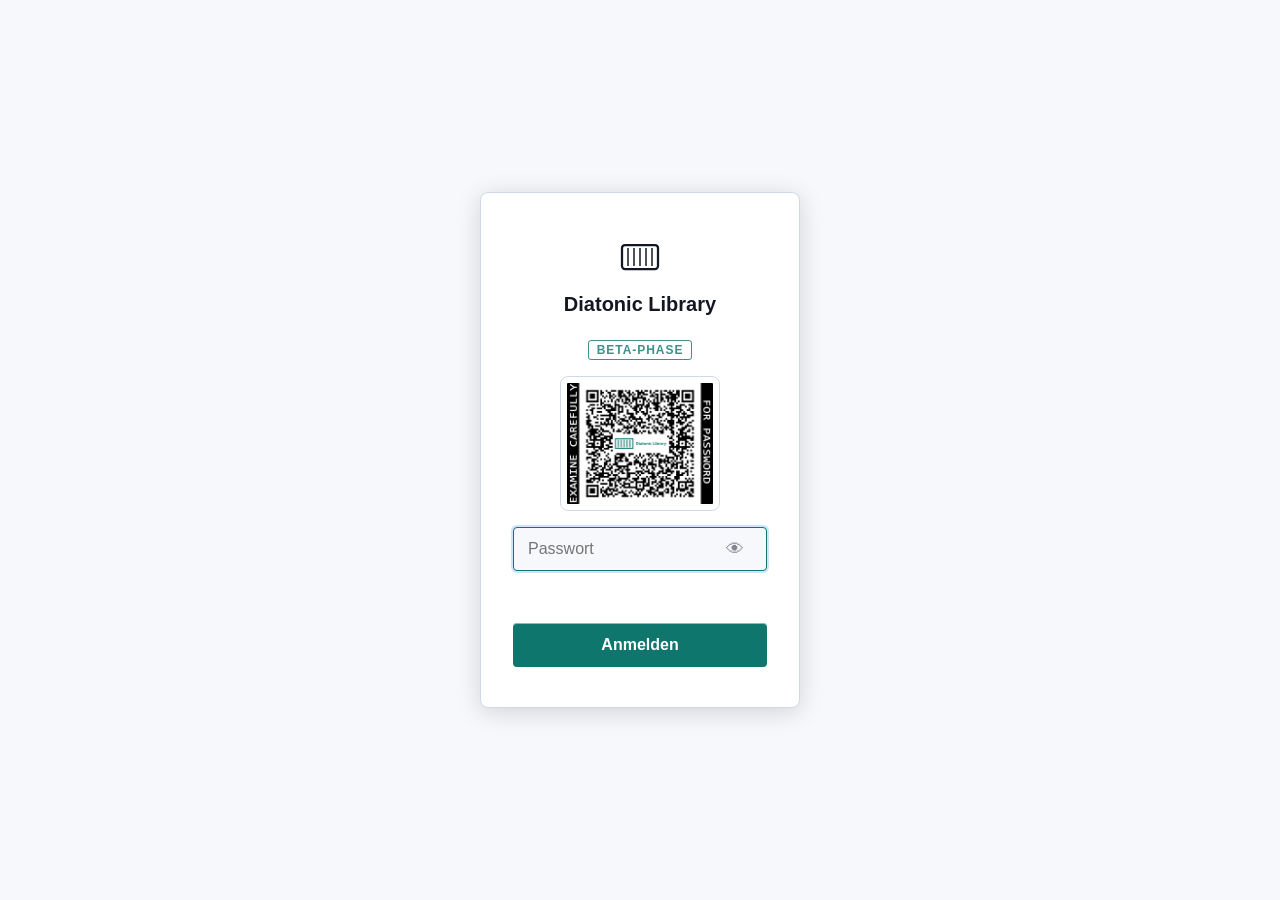
<file: src/index.html>
<!DOCTYPE html>
<html lang="en">
<head>
    <meta charset="UTF-8">
    <meta name="viewport" content="width=device-width, initial-scale=1.0">
    <title>Diatone Library</title>
    <link rel="icon" type="image/svg+xml" href="data:image/svg+xml,%3Csvg xmlns='http://www.w3.org/2000/svg' viewBox='0 0 32 32'%3E%3Crect x='4' y='8' width='24' height='16' rx='2' fill='none' stroke='%230f766e' stroke-width='1.8'/%3E%3Cline x1='8' y1='10' x2='8' y2='22' stroke='%230f766e' stroke-width='1'/%3E%3Cline x1='12' y1='10' x2='12' y2='22' stroke='%230f766e' stroke-width='1'/%3E%3Cline x1='16' y1='10' x2='16' y2='22' stroke='%230f766e' stroke-width='1'/%3E%3Cline x1='20' y1='10' x2='20' y2='22' stroke='%230f766e' stroke-width='1'/%3E%3Cline x1='24' y1='10' x2='24' y2='22' stroke='%230f766e' stroke-width='1'/%3E%3C/svg%3E">
    <link rel="stylesheet" href="css/style.css">
</head>
<body>
    <!-- Login Screen -->
    <div id="login-screen" class="login-screen">
        <div class="login-box">
            <div class="login-logo">
                <svg width="48" height="48" viewBox="0 0 32 32">
                    <rect x="4" y="8" width="24" height="16" rx="2" fill="none" stroke="currentColor" stroke-width="1.5"/>
                    <line x1="8" y1="10" x2="8" y2="22" stroke="currentColor" stroke-width="1"/>
                    <line x1="12" y1="10" x2="12" y2="22" stroke="currentColor" stroke-width="1"/>
                    <line x1="16" y1="10" x2="16" y2="22" stroke="currentColor" stroke-width="1"/>
                    <line x1="20" y1="10" x2="20" y2="22" stroke="currentColor" stroke-width="1"/>
                    <line x1="24" y1="10" x2="24" y2="22" stroke="currentColor" stroke-width="1"/>
                </svg>
                <span>Diatonic Library</span>
            </div>
            <span class="login-beta">Beta-Phase</span>
            <img src="img/qr.png" alt="QR code for Diatone Library" class="login-qr">
            <div class="login-password-wrap">
                <input type="password" id="login-password" placeholder="Passwort" autocomplete="current-password">
                <button type="button" id="login-show-pw" title="Passwort anzeigen" tabindex="-1">👁</button>
            </div>
            <div id="login-error" class="login-error"></div>
            <button id="login-btn">Anmelden</button>
        </div>
    </div>

    <div id="app" style="display:none;">
        <header id="header">
            <div id="logo" class="logo">
                <svg width="32" height="32" viewBox="0 0 32 32" style="margin-right: 12px;">
                    <rect x="4" y="8" width="24" height="16" rx="2" fill="none" stroke="currentColor" stroke-width="1.5"/>
                    <line x1="8" y1="10" x2="8" y2="22" stroke="currentColor" stroke-width="1"/>
                    <line x1="12" y1="10" x2="12" y2="22" stroke="currentColor" stroke-width="1"/>
                    <line x1="16" y1="10" x2="16" y2="22" stroke="currentColor" stroke-width="1"/>
                    <line x1="20" y1="10" x2="20" y2="22" stroke="currentColor" stroke-width="1"/>
                    <line x1="24" y1="10" x2="24" y2="22" stroke="currentColor" stroke-width="1"/>
                </svg>
                <span>Diatonic<br>Library</span>
            </div>

            <div id="song-selector">
                <select id="category-dropdown">
                    <option value="" disabled selected></option>
                </select>
                <select id="songs-dropdown" disabled>
                    <option value="" disabled selected></option>
                </select>
            </div>

            <div id="playback-controls" class="button-group">
                <button id="play-btn">▶</button>
                <button id="pause-btn" style="display: none;">⏸</button>
                <button id="stop-btn" style="display: none;">⏹</button>
            </div>

            <div class="spacer"></div>

            <div id="zoom-controls" class="button-group zoom-buttons">
                <button id="zoom-out-btn">🔍−</button>
                <button id="zoom-in-btn">🔍+</button>
            </div>

            <button id="fullscreen-btn" class="menu-button" title="Fullscreen">⛶</button>
            <button id="menu-btn" class="menu-button">☰</button>
        </header>

        <div id="menu-overlay" class="menu-overlay" style="display: none;"></div>

        <div id="hardreset-dialog" class="confirm-dialog" style="display: none;">
            <div class="confirm-dialog-card">
                <p id="hardreset-dialog-text"></p>
                <div class="confirm-dialog-actions">
                    <button id="hardreset-cancel-btn" type="button"></button>
                    <button id="hardreset-confirm-btn" type="button"></button>
                </div>
            </div>
        </div>

        <nav id="hamburger-menu" class="menu hamburger-menu" style="display: none;">
            <div class="menu-content">
                <div class="hamburger-icon-row">
                    <button type="button" id="hamburger-language-btn" class="menu-icon-btn" title="Language" aria-label="Language"></button>
                    <button type="button" id="hamburger-theme-btn" class="menu-icon-btn" title="Theme" aria-label="Theme"></button>
                    <button type="button" id="hamburger-notes-btn" class="menu-icon-btn" title="Notes" aria-label="Notes"></button>
                    <button type="button" id="hamburger-hard-reload-btn" class="menu-icon-btn" title="Hard reload" aria-label="Hard reload"></button>
                    <button type="button" id="hamburger-help-btn" class="menu-icon-btn" aria-label="Help" title="Help"></button>
                </div>

                <div class="menu-divider"></div>

                <div class="hamburger-rating-header">
                    <h3 id="hamburger-rating-heading"></h3>
                    <div class="hamburger-rating-actions">
                        <button id="hamburger-youtube-btn" class="menu-icon-btn menu-square-btn"></button>
                        <button id="hamburger-export-song-btn" class="menu-icon-btn menu-square-btn"></button>
                        <button id="hamburger-inventory-btn" class="menu-icon-btn menu-square-btn"></button>
                        <button id="hamburger-generator-btn" class="menu-icon-btn menu-square-btn"></button>
                    </div>
                </div>

                <div class="rating-section">
                    <div id="hamburger-rating-stars" class="rating-stars"></div>
                </div>

                <div class="play-count-section">
                    <p id="hamburger-play-count"></p>
                </div>

                <div class="menu-divider"></div>
            </div>
        </nav>

        <main id="main-content">
            <div class="welcome-container" id="welcome-view">
                <h1></h1>
                <p></p>
            </div>
            <div id="tablature-view" class="tablature-view" style="display: none;">
                <div id="tablature-container" class="tablature-container"></div>
            </div>
            <div id="inventory-view" class="inventory-view" style="display: none;">
                <div class="inventory-controls">
                    <button id="filter-all" class="active"></button>
                    <button id="filter-rated"></button>
                    <button id="filter-mostplayed"></button>
                </div>
                <div id="inventory-container" class="inventory-container"></div>
            </div>
            <div id="generator-view" class="generator-view" style="display: none;">
                <div id="generator-container"></div>
            </div>
            <div id="help-view" class="help-view" style="display: none;">
                <div class="help-header">
                    <button id="help-back-btn" class="menu-item"></button>
                </div>
                <div id="help-container" class="help-container"></div>
            </div>
        </main>
    </div>

    <!-- Auth (muss als erstes geladen werden) -->
    <script src="js/core/auth.js"></script>

    <!-- Core Basis-Module (keine Abhängigkeiten) -->
    <script src="js/core/loader.js"></script>
    <script src="js/core/data.js"></script>
    <script src="js/core/audio.js"></script>
    <script src="js/core/metrics.js"></script>
    <script src="js/core/i18n.js"></script>

    <!-- State Management (hängt von data ab) -->
    <script src="js/core/state.js"></script>

    <!-- UI Base (hängt von state und data ab) -->
    <script src="js/ui/ui.js"></script>

    <!-- UI Controls (hängt von state und ui ab) -->
    <script src="js/ui/controls.js"></script>
    <script src="js/ui/inventory.js"></script>
    <script src="js/ui/menus.js"></script>
    <script src="js/ui/generator.js"></script>
    <script src="js/ui/help.js"></script>

    <!-- Playback (hängt von audio, state, ui ab) -->
    <script src="js/playback.js"></script>

    <!-- Navigation (hängt von state, playback, ui, data ab) -->
    <script src="js/ui/navigation.js"></script>

    <!-- Events & Init (hängt von allen anderen ab) -->
    <script src="js/events.js"></script>
</body>
</html>
</file>
<file: src/css/style.css>
:root {
    --bg-color: #ffffff;
    --text-color: #1a1a1a;
    --accent-color: #007bff;
    --border-color: #e0e0e0;
    --button-bg: #f5f5f5;
    --button-hover: #e8e8e8;
}

body.dark-theme {
    --bg-color: #1a1a1a;
    --text-color: #f0f0f0;
    --accent-color: #4da6ff;
    --border-color: #404040;
    --button-bg: #2a2a2a;
    --button-hover: #3a3a3a;
}

/* Login Screen */

.login-screen {
    position: fixed;
    inset: 0;
    display: flex;
    align-items: center;
    justify-content: center;
    background-color: var(--bg-color);
    z-index: 9999;
}

.login-box {
    display: flex;
    flex-direction: column;
    align-items: center;
    gap: 16px;
    padding: 40px 32px;
    background-color: var(--button-bg);
    border: 1px solid var(--border-color);
    border-radius: 8px;
    box-shadow: 0 4px 24px rgba(0, 0, 0, 0.15);
    width: 320px;
    max-width: 90vw;
}

.login-beta {
    font-size: 12px;
    font-weight: 600;
    letter-spacing: 0.08em;
    text-transform: uppercase;
    color: var(--accent-color);
    border: 1px solid var(--accent-color);
    border-radius: 3px;
    padding: 2px 8px;
    opacity: 0.8;
}

.login-logo {
    display: flex;
    flex-direction: column;
    align-items: center;
    gap: 12px;
    font-size: 20px;
    font-weight: 600;
    color: var(--text-color);
    margin-bottom: 8px;
}

.login-qr {
    width: 160px;
    max-width: 70%;
    height: auto;
    border: 1px solid var(--border-color);
    border-radius: 8px;
    padding: 6px;
    background-color: #ffffff;
}

.login-password-wrap {
    position: relative;
    width: 100%;
}

#login-password {
    width: 100%;
    padding: 10px 42px 10px 14px;
    font-size: 16px;
    border: 1px solid var(--border-color);
    border-radius: 4px;
    background-color: var(--bg-color);
    color: var(--text-color);
    outline: none;
    min-height: 44px;
}

#login-password:focus {
    border-color: var(--accent-color);
    box-shadow: 0 0 0 2px rgba(0, 123, 255, 0.2);
}

#login-show-pw {
    position: absolute;
    right: 10px;
    top: 50%;
    transform: translateY(-50%);
    background: none;
    border: none;
    cursor: pointer;
    padding: 4px;
    min-height: 0;
    line-height: 1;
    color: var(--text-color);
    opacity: 0.5;
    font-size: 18px;
}

#login-show-pw:hover {
    opacity: 1;
}

#login-btn {
    width: 100%;
    padding: 10px;
    font-size: 16px;
    font-weight: 600;
    background-color: var(--accent-color);
    color: #fff;
    border: none;
    border-radius: 4px;
    cursor: pointer;
    min-height: 44px;
    transition: opacity 0.15s;
}

#login-btn:hover {
    opacity: 0.88;
}

.login-error {
    min-height: 20px;
    font-size: 14px;
    color: #e53e3e;
    text-align: center;
}

/* ── ── ── ── ── ── ── ── ── */

*, *::before, *::after {
    box-sizing: border-box;
}

html, body {
    margin: 0;
    padding: 0;
    height: 100%;
    width: 100%;
    font-family: -apple-system, BlinkMacSystemFont, 'Segoe UI', Roboto, sans-serif;
    background-color: var(--bg-color);
    color: var(--text-color);
    transition: background-color 0.3s ease, color 0.3s ease;
}

#app {
    display: flex;
    flex-direction: column;
    height: 100%;
    width: 100%;
}

#header {
    flex-shrink: 0;
    background-color: var(--button-bg);
    border-bottom: 1px solid var(--border-color);
    display: flex;
    align-items: center;
    padding: 8px 12px;
    gap: 12px;
    overflow-x: auto;
    position: relative;
    z-index: 100;
}

.logo {
    display: flex;
    align-items: center;
    gap: 8px;
    color: var(--accent-color);
    font-weight: 700;
    font-size: 11px;
    line-height: 1.2;
    white-space: nowrap;
    flex-shrink: 0;
}

.logo svg {
    color: var(--accent-color);
    stroke: var(--accent-color);
}

#main-content {
    flex: 1;
    display: flex;
    align-items: center;
    justify-content: center;
    padding: 24px;
    overflow-y: auto;
}

.welcome-container {
    text-align: center;
    max-width: 600px;
}

.welcome-container h1 {
    font-size: clamp(28px, 8vw, 48px);
    margin: 0 0 16px 0;
    font-weight: 700;
    color: var(--accent-color);
}

.welcome-container p {
    font-size: clamp(16px, 4vw, 24px);
    margin: 0;
    line-height: 1.5;
}

select, button {
    padding: 8px 12px;
    border: 1px solid var(--border-color);
    border-radius: 4px;
    background-color: var(--button-bg);
    color: var(--text-color);
    font-size: 14px;
    cursor: pointer;
    min-height: 44px;
    min-width: 44px;
    transition: background-color 0.2s ease;
}

button:hover, select:hover {
    background-color: var(--button-hover);
}

.button-group {
    display: flex;
    gap: 4px;
}

.spacer {
    flex: 1;
}

.tablature-view {
    width: 100%;
    height: 100%;
    display: flex;
    flex-direction: column;
    align-items: center;
    justify-content: flex-start;
    overflow-y: auto;
    padding-top: 24px;
}

.tablature-container {
    display: flex;
    flex-wrap: wrap;
    gap: 8px;
    justify-content: center;
    align-items: center;
    padding: 0 24px 24px 24px;
    max-width: 90vw;
    width: 100%;
}

.note {
    display: inline-flex;
    align-items: center;
    justify-content: center;
    font-weight: 600;
    font-family: 'Courier New', monospace;
    font-size: 40px;
    color: var(--accent-color);
    min-width: 32px;
    min-height: 32px;
    padding: 2px 4px;
    transform-origin: center center;
    cursor: pointer;
    border-radius: 4px;
    transition: all 0.1s ease;
}

.note:hover {
    transform: scale(1.1);
    background-color: rgba(0, 123, 255, 0.1);
}

.note.active {
    background-color: var(--accent-color);
    color: var(--bg-color);
    box-shadow: 0 0 10px var(--accent-color);
    transform: scale(1.2);
}

.note.bend {
    /* Bending-Markierung entfernt - wird über inner span gehandhabt */
}

.inventory-view {
    width: 100%;
    height: 100%;
    display: flex;
    flex-direction: column;
    overflow-y: auto;
    padding-top: 16px;
}

.inventory-controls {
    display: flex;
    gap: 8px;
    justify-content: center;
    padding: 0 24px 16px 24px;
    flex-wrap: wrap;
}

.inventory-controls button {
    padding: 8px 16px;
    background-color: var(--button-bg);
    color: var(--text-color);
    border: 1px solid var(--border-color);
    border-radius: 4px;
    cursor: pointer;
    transition: all 0.2s ease;
}

.inventory-controls button:hover {
    background-color: var(--button-hover);
}

.inventory-controls button.active {
    background-color: var(--accent-color);
    color: var(--bg-color);
    border-color: var(--accent-color);
}

.inventory-container {
    display: flex;
    flex-direction: column;
    gap: 12px;
    padding: 0 24px 24px 24px;
    width: 100%;
}

.inventory-song-item {
    display: flex;
    justify-content: space-between;
    align-items: center;
    padding: 16px;
    background-color: var(--button-bg);
    border: 1px solid var(--border-color);
    border-radius: 4px;
    cursor: pointer;
    transition: all 0.2s ease;
}

.inventory-song-item:hover {
    background-color: var(--button-hover);
    transform: translateX(4px);
    box-shadow: 0 2px 8px rgba(0, 0, 0, 0.1);
}

.song-info {
    flex: 1;
}

.song-title {
    font-weight: 600;
    font-size: 16px;
    color: var(--text-color);
    margin-bottom: 4px;
}

.song-artist {
    font-size: 14px;
    color: var(--text-color);
    opacity: 0.7;
}

.song-stats {
    display: flex;
    gap: 16px;
    align-items: center;
    margin-left: 16px;
}

.play-count {
    display: inline-block;
    background-color: var(--accent-color);
    color: var(--bg-color);
    padding: 4px 12px;
    border-radius: 12px;
    font-size: 13px;
    font-weight: 600;
    white-space: nowrap;
}

.rating-stars {
    display: flex;
    gap: 4px;
    cursor: pointer;
}

.rating-stars .star {
    font-size: 20px;
    color: var(--border-color);
    transition: all 0.15s ease;
    cursor: pointer;
}

.rating-stars .star:hover {
    transform: scale(1.2);
    color: var(--accent-color);
}

.rating-stars .star.filled {
    color: var(--accent-color);
}

@media (max-width: 768px) {
    .inventory-song-item {
        flex-direction: column;
        align-items: flex-start;
    }

    .song-stats {
        margin-left: 0;
        margin-top: 12px;
        width: 100%;
        justify-content: space-between;
    }
}

/* Song Selector */

#song-selector {
    position: relative;
    flex-shrink: 0;
}

.song-selector-btn {
    min-height: 44px;
    min-width: 160px;
    max-width: 260px;
    text-align: left;
    overflow: hidden;
    text-overflow: ellipsis;
    white-space: nowrap;
    padding: 8px 28px 8px 12px;
    position: relative;
}

.song-selector-btn::after {
    content: '▾';
    position: absolute;
    right: 10px;
    top: 50%;
    transform: translateY(-50%);
    pointer-events: none;
    font-size: 12px;
}

.song-selector-panel {
    position: fixed;
    min-width: 280px;
    max-width: 360px;
    max-height: 70vh;
    overflow-y: auto;
    background-color: var(--button-bg);
    border: 1px solid var(--border-color);
    border-radius: 4px;
    box-shadow: 0 4px 16px rgba(0, 0, 0, 0.2);
    z-index: 300;
}

.song-selector-back {
    display: flex;
    align-items: center;
    gap: 8px;
    padding: 10px 14px;
    font-size: 13px;
    font-weight: 600;
    color: var(--accent-color);
    cursor: pointer;
    border-bottom: 1px solid var(--border-color);
    background: none;
    border-top: none;
    border-left: none;
    border-right: none;
    border-radius: 0;
    width: 100%;
    text-align: left;
    min-height: 0;
}

.song-selector-back:hover {
    background-color: var(--button-hover);
}

.song-selector-category {
    display: flex;
    align-items: center;
    justify-content: space-between;
    width: 100%;
    padding: 12px 14px;
    font-size: 14px;
    font-weight: 600;
    cursor: pointer;
    background: none;
    border: none;
    border-bottom: 1px solid var(--border-color);
    border-radius: 0;
    text-align: left;
    min-height: 0;
    color: var(--text-color);
}

.song-selector-category::after {
    content: '›';
    font-size: 16px;
    color: var(--accent-color);
    flex-shrink: 0;
}

.song-selector-category:last-child {
    border-bottom: none;
}

.song-selector-category:hover {
    background-color: var(--button-hover);
}

.song-selector-item {
    display: block;
    width: 100%;
    padding: 10px 14px;
    font-size: 14px;
    cursor: pointer;
    background: none;
    border: none;
    border-bottom: 1px solid var(--border-color);
    border-radius: 0;
    text-align: left;
    min-height: 0;
    color: var(--text-color);
}

.song-selector-item:last-child {
    border-bottom: none;
}

.song-selector-item:hover {
    background-color: var(--button-hover);
}

.song-selector-item.active {
    color: var(--accent-color);
    font-weight: 600;
}

/* Menu Styles */

.menu-button {
    min-width: 44px;
    min-height: 44px;
    font-size: 20px;
}

.menu-overlay {
    position: fixed;
    top: 0;
    left: 0;
    right: 0;
    bottom: 0;
    background-color: rgba(0, 0, 0, 0.5);
    z-index: 200;
}

.confirm-dialog {
    position: fixed;
    inset: 0;
    z-index: 350;
    display: none;
    align-items: center;
    justify-content: center;
    padding: 16px;
    background-color: rgba(0, 0, 0, 0.5);
}

.confirm-dialog-card {
    width: min(92vw, 420px);
    background-color: var(--button-bg);
    border: 1px solid var(--border-color);
    border-radius: 12px;
    box-shadow: var(--shadow-strong);
    padding: 16px;
}

.confirm-dialog-card p {
    margin: 0 0 14px 0;
    line-height: 1.45;
}

.confirm-dialog-actions {
    display: flex;
    justify-content: flex-end;
    gap: 8px;
}

.menu {
    position: fixed;
    top: 60px;
    background-color: var(--button-bg);
    border: 1px solid var(--border-color);
    border-radius: 4px;
    z-index: 250;
    box-shadow: 0 4px 16px rgba(0, 0, 0, 0.2);
    max-height: calc(100vh - 80px);
    overflow-y: auto;
}

.hamburger-menu {
    right: 12px;
    width: min(92vw, 340px);
}

.menu-content {
    padding: 12px;
    color: var(--text-color);
}

.hamburger-icon-row {
    display: flex;
    align-items: center;
    justify-content: flex-start;
    gap: 8px;
    flex-wrap: wrap;
}

.menu-icon-btn {
    width: 44px;
    height: 44px;
    min-width: 44px;
    min-height: 44px;
    padding: 0;
    border-radius: 10px;
    display: inline-flex;
    align-items: center;
    justify-content: center;
    font-size: 20px;
    font-weight: 700;
    line-height: 1;
}

.menu-icon-btn svg {
    display: block;
    width: 22px;
    height: 22px;
}

.menu-icon-btn.is-active {
    background-color: var(--accent-color);
    color: var(--bg-color);
    border-color: var(--accent-color);
    box-shadow: 0 0 8px rgba(0, 123, 255, 0.3);
}

.hamburger-rating-header {
    display: flex;
    align-items: center;
    justify-content: space-between;
    gap: 12px;
    margin-bottom: 8px;
}

#hamburger-rating-heading {
    margin: 0;
    border: none;
    padding: 0;
    font-size: 15px;
    font-weight: 600;
    line-height: 1.2;
    color: var(--text-color);
}

.hamburger-rating-actions {
    display: flex;
    align-items: center;
    gap: 8px;
    margin-left: auto;
}

.menu-square-btn {
    width: 44px;
    min-width: 44px;
    height: 44px;
    min-height: 44px;
    font-size: 18px;
}

.menu-content h3 {
    margin: 0 0 16px 0;
    font-size: 16px;
    font-weight: 600;
    border-bottom: 1px solid var(--border-color);
    padding-bottom: 12px;
}

#hamburger-settings-heading {
    margin-top: 14px;
}

.menu-help-btn {
    width: 34px;
    min-width: 34px;
    height: 34px;
    min-height: 34px;
    padding: 0;
    border-radius: 8px;
    display: inline-flex;
    align-items: center;
    justify-content: center;
    font-size: 18px;
    font-weight: 700;
}

.rating-section {
    margin-bottom: 12px;
}

#hamburger-rating-stars {
    display: flex;
    gap: 4px;
    flex-wrap: wrap;
}

#hamburger-rating-stars .star {
    font-size: 24px;
    color: var(--border-color);
    cursor: pointer;
    transition: all 0.15s ease;
}

#hamburger-rating-stars .star:hover {
    transform: scale(1.2);
    color: var(--accent-color);
}

#hamburger-rating-stars .star.filled {
    color: var(--accent-color);
}

.play-count-section {
    margin-bottom: 12px;
}

#hamburger-play-count {
    margin: 0;
    font-size: 14px;
    padding: 8px 12px;
    background-color: var(--button-hover);
    border-radius: 4px;
}

.menu-divider {
    height: 1px;
    background-color: var(--border-color);
    margin: 10px 0;
}

.menu-item {
    display: block;
    width: 100%;
    padding: 9px 0;
    background: none;
    border: none;
    border-bottom: 1px solid var(--border-color);
    text-align: left;
    color: var(--text-color);
    cursor: pointer;
    font-size: 13px;
    transition: all 0.2s ease;
}

.menu-item:hover {
    color: var(--accent-color);
    padding-left: 8px;
}

.menu-item:last-child {
    border-bottom: none;
}

.rating-display {
    display: flex;
    gap: 2px;
}

.rating-display .star {
    font-size: 16px;
    color: var(--border-color);
    cursor: default;
}

.rating-display .star.filled {
    color: var(--accent-color);
}

/* Help View */

.help-view {
    width: 100%;
    height: 100%;
    display: flex;
    flex-direction: column;
    overflow-y: auto;
    padding-top: 16px;
}

.help-header {
    display: flex;
    padding: 0 24px 16px 24px;
}

.help-header button {
    padding: 8px 16px;
    background-color: var(--button-bg);
    color: var(--text-color);
    border: 1px solid var(--border-color);
    border-radius: 4px;
    cursor: pointer;
    transition: all 0.2s ease;
}

.help-header button:hover {
    background-color: var(--button-hover);
}

.help-container {
    padding: 0 24px 24px 24px;
    max-width: 800px;
    margin: 0 auto;
}

.help-hero {
    margin-bottom: 16px;
    border-radius: 12px;
    overflow: hidden;
    border: 1px solid var(--border-color);
    background-color: var(--button-bg);
}

.help-hero-image {
    display: block;
    width: 100%;
    height: auto;
}

.help-section {
    margin-bottom: 32px;
}

.help-section h2 {
    font-size: 20px;
    font-weight: 600;
    color: var(--accent-color);
    margin-bottom: 12px;
}

.help-section p {
    font-size: 14px;
    line-height: 1.6;
    color: var(--text-color);
    margin: 0;
    padding: 12px;
    background-color: var(--button-bg);
    border-radius: 4px;
    border-left: 4px solid var(--accent-color);
}

.theme-toggle-group {
    display: flex;
    gap: 8px;
}

.theme-btn {
    padding: 4px 8px;
    background-color: var(--button-bg);
    color: var(--text-color);
    border: 1px solid var(--border-color);
    border-radius: 4px;
    cursor: pointer;
    transition: all 0.2s ease;
    display: flex;
    align-items: center;
    justify-content: center;
    width: 32px;
    height: 32px;
}

.theme-btn svg {
    width: 18px;
    height: 18px;
}

.theme-btn:hover {
    background-color: var(--button-hover);
}

.theme-btn.active {
    background-color: var(--accent-color);
    color: var(--bg-color);
    border-color: var(--accent-color);
    box-shadow: 0 0 8px rgba(0, 123, 255, 0.3);
}

/* Responsive redesign: mobile-first, orientation-aware, touch-optimized */

:root {
    --bg-color: #f6f8fc;
    --text-color: #121722;
    --accent-color: #0f766e;
    --border-color: #cfd9e8;
    --button-bg: #ffffff;
    --button-hover: #edf3fb;
    --header-bg: rgba(255, 255, 255, 0.92);
    --surface-elevated: rgba(255, 255, 255, 0.86);
    --shadow-strong: 0 10px 35px rgba(15, 23, 42, 0.12);
}

body.dark-theme {
    --bg-color: #0f141b;
    --text-color: #e8eef8;
    --accent-color: #22d3c5;
    --border-color: #2d3849;
    --button-bg: #161e2a;
    --button-hover: #202c3d;
    --header-bg: rgba(15, 20, 27, 0.9);
    --surface-elevated: rgba(22, 30, 42, 0.82);
    --shadow-strong: 0 12px 36px rgba(0, 0, 0, 0.4);
}

html,
body {
    font-family: 'Trebuchet MS', 'Segoe UI', 'Verdana', sans-serif;
    background:
        radial-gradient(1100px 600px at 8% -12%, rgba(16, 185, 129, 0.12), transparent 60%),
        radial-gradient(900px 500px at 95% 2%, rgba(14, 165, 233, 0.1), transparent 55%),
        var(--bg-color);
}

#header {
    position: sticky;
    top: 0;
    z-index: 100;
    background-color: var(--header-bg);
    backdrop-filter: blur(10px);
    border-bottom: 1px solid var(--border-color);
    box-shadow: 0 2px 8px rgba(15, 23, 42, 0.06);
    padding: 10px;
    gap: 8px;
    flex-wrap: wrap;
    overflow-x: visible;
    max-height: 200px;
    transition: max-height 0.22s ease, padding 0.22s ease, opacity 0.2s ease, border-bottom-width 0.2s ease;
}

#header.is-hidden {
    max-height: 0;
    padding-top: 0;
    padding-bottom: 0;
    border-bottom-width: 0;
    opacity: 0;
    pointer-events: none;
}

#logo {
    order: 1;
    flex: 0 0 auto;
}

#song-selector {
    order: 2;
    display: flex;
    gap: 6px;
    flex: 1 1 420px;
    min-width: 0;
}

#song-selector select {
    flex: 1 1 0;
    min-width: 0;
}

#playback-controls {
    order: 3;
}

#zoom-controls {
    order: 4;
}

#fullscreen-btn {
    order: 5;
}

#menu-btn {
    order: 6;
    margin-left: auto;
}

.button-group {
    order: 3;
}

.spacer {
    display: none;
}

select,
button {
    border-radius: 10px;
    border: 1px solid var(--border-color);
    box-shadow: 0 1px 0 rgba(255, 255, 255, 0.5) inset;
}

button:hover,
select:hover {
    transform: translateY(-1px);
}

#main-content {
    align-items: stretch;
    padding: 14px;
}

.welcome-container,
.help-container,
.inventory-container,
.tablature-container {
    background-color: var(--surface-elevated);
    border: 1px solid var(--border-color);
    border-radius: 16px;
    box-shadow: var(--shadow-strong);
}

.welcome-container {
    width: min(100%, 900px);
    margin: 0 auto;
    padding: 22px;
}

.tablature-view {
    width: 100%;
    padding-top: 8px;
}

.tablature-container {
    gap: clamp(6px, 1.2vw, 12px);
    width: min(100%, 1200px);
    max-width: none;
    margin: 0 auto;
    padding: 16px;
}

.note {
    border: 1px solid rgba(15, 118, 110, 0.18);
    background: rgba(15, 118, 110, 0.04);
    border-radius: 9px;
}

.note:hover {
    transform: scale(1.06);
    background: rgba(15, 118, 110, 0.1);
}

.note.active {
    transform: scale(1.12);
}

.inventory-container,
.help-container {
    width: min(100%, 1100px);
    margin: 0 auto;
    padding: 16px;
}

.generator-view {
    width: 100%;
    height: 100%;
    display: flex;
    flex-direction: column;
    overflow-y: auto;
    padding-top: 16px;
}

.generator-panel {
    width: min(100%, 1100px);
    margin: 0 auto;
    padding: 16px;
    background-color: var(--surface-elevated);
    border: 1px solid var(--border-color);
    border-radius: 16px;
    box-shadow: var(--shadow-strong);
}

.generator-header h1 {
    margin: 0 0 8px 0;
    font-size: 28px;
    color: var(--accent-color);
}

.generator-header p {
    margin: 0 0 16px 0;
    line-height: 1.5;
}

.generator-grid {
    display: grid;
    grid-template-columns: repeat(2, minmax(0, 1fr));
    gap: 12px;
    margin-bottom: 12px;
}

.generator-field {
    display: flex;
    flex-direction: column;
    gap: 6px;
}

.generator-field span {
    font-size: 14px;
    font-weight: 600;
}

.generator-field input,
.generator-field textarea {
    width: 100%;
    border: 1px solid var(--border-color);
    border-radius: 10px;
    background-color: var(--button-bg);
    color: var(--text-color);
    padding: 10px 12px;
    font: inherit;
}

.generator-field textarea {
    resize: vertical;
    min-height: 140px;
}

.generator-field-full {
    grid-column: 1 / -1;
}

.generator-actions {
    display: flex;
    flex-wrap: wrap;
    gap: 8px;
    margin: 8px 0 12px 0;
}

.generator-actions button {
    min-width: auto;
    padding: 8px 14px;
}

.generator-status {
    white-space: pre-wrap;
    color: var(--accent-color);
    min-height: 1.5em;
    margin-bottom: 12px;
}

.generator-output-grid {
    display: grid;
    gap: 12px;
}

@media (max-width: 768px) {
    .generator-grid {
        grid-template-columns: 1fr;
    }
}

.inventory-controls,
.help-header {
    padding-left: 0;
    padding-right: 0;
}

.inventory-song-item {
    border-radius: 12px;
}

.menu {
    top: 70px;
    border-radius: 12px;
    box-shadow: var(--shadow-strong);
}

#fullscreen-btn {
    font-size: 18px;
}

#fullscreen-btn.is-active {
    background-color: var(--accent-color);
    color: #ffffff;
    border-color: var(--accent-color);
}

/* Smartphone portrait */
@media (max-width: 785px) and (orientation: portrait) {
    #header {
        padding: 8px;
        gap: 6px;
        max-height: 240px;
        display: grid;
        grid-template-columns: auto auto auto auto 1fr auto;
        grid-template-areas:
            "logo playback zoom fullscreen . menu"
            "song song song song song song";
        align-items: center;
    }

    .logo span {
        font-size: 10px;
    }

    #logo {
        grid-area: logo;
        order: initial;
        min-width: 0;
    }

    #playback-controls {
        grid-area: playback;
        order: initial;
        margin-left: 0;
    }

    #zoom-controls {
        grid-area: zoom;
        order: initial;
    }

    #fullscreen-btn {
        grid-area: fullscreen;
        order: initial;
    }

    #menu-btn {
        grid-area: menu;
        order: initial;
        margin-left: 0;
    }

    /* Dropdowns always below action rows */
    #song-selector {
        grid-area: song;
        order: initial;
        display: grid;
        grid-template-columns: 1fr;
        width: 100%;
    }

    /* Scenario 1: row 1 too narrow => logo + menu in row 1, rest in row 2 */
    #header.header-actions-split {
        display: grid;
        grid-template-columns: 1fr auto auto auto;
        grid-template-areas:
            "logo . . menu"
            ". playback zoom fullscreen"
            "song song song song";
        align-items: center;
    }

    #header.header-actions-split #logo {
        grid-area: logo;
        min-width: 0;
    }

    #header.header-actions-split #menu-btn {
        grid-area: menu;
    }

    #header.header-actions-split #playback-controls {
        grid-area: playback;
        margin-left: 0;
    }

    #header.header-actions-split #zoom-controls {
        grid-area: zoom;
    }

    #header.header-actions-split #fullscreen-btn {
        grid-area: fullscreen;
    }

    #header.header-actions-split #song-selector {
        grid-area: song;
        order: initial;
    }

    #header.header-actions-split .spacer {
        display: none;
    }

    #category-dropdown {
        grid-row: 1;
        width: 100%;
    }

    #songs-dropdown {
        grid-row: 2;
        width: 100%;
    }

    #playback-controls,
    #zoom-controls {
        gap: 2px;
    }

    #main-content {
        padding: 10px;
    }

    .welcome-container {
        padding: 18px;
    }

    .tablature-container {
        padding: 12px;
    }

    .note {
        min-width: 28px;
        min-height: 28px;
    }
}

/* Smartphone landscape */
@media (max-width: 785px) and (orientation: landscape) {
    #header {
        display: grid;
        grid-template-columns: auto auto auto auto 1fr auto;
        grid-template-areas:
            "logo playback zoom fullscreen . menu"
            "song song song song song song";
        align-items: center;
        gap: 6px;
        padding: 8px;
        max-height: 220px;
    }

    #logo {
        grid-area: logo;
        min-width: 0;
    }

    #playback-controls {
        grid-area: playback;
        margin-left: 0;
    }

    #zoom-controls {
        grid-area: zoom;
    }

    #fullscreen-btn {
        grid-area: fullscreen;
    }

    #menu-btn {
        grid-area: menu;
        margin-left: 0;
    }

    #song-selector {
        grid-area: song;
        display: grid;
        grid-template-columns: 1fr 1fr;
        gap: 6px;
        width: 100%;
    }

    #category-dropdown,
    #songs-dropdown {
        width: 100%;
    }
}

/* Smartphone landscape and tablet portrait */
@media (min-width: 786px) and (max-width: 1023px) {
    #header {
        padding: 10px 12px;
        flex-wrap: nowrap;
    }

    #song-selector {
        flex: 1 1 340px;
        max-width: 560px;
    }

    .welcome-container {
        padding: 24px;
    }

    .tablature-container {
        padding: 20px;
    }
}

/* Tablet landscape and desktop */
@media (min-width: 1024px) {
    #header {
        flex-wrap: nowrap;
        padding: 12px 16px;
        gap: 10px;
    }

    #song-selector {
        order: 2;
        flex: 0 1 520px;
    }

    .button-group,
    #fullscreen-btn {
        order: 4;
    }

    #menu-btn {
        order: 5;
        margin-left: auto;
    }

    #main-content {
        padding: 20px;
    }
}

/* Orientation-sensitive spacing for touch devices */
body.device-phone.orientation-landscape #header,
body.device-tablet.orientation-landscape #header {
    padding-top: 6px;
    padding-bottom: 6px;
}

body.device-phone.orientation-landscape .note,
body.device-tablet.orientation-landscape .note {
    min-width: 30px;
    min-height: 30px;
}

body.device-phone.orientation-portrait .note {
    letter-spacing: 0.01em;
}

/* Robust phone header layout based on runtime device/orientation classes */
body.device-phone.orientation-portrait #header {
    padding: 8px;
    gap: 6px;
    max-height: 240px;
    display: grid;
    grid-template-columns: auto auto auto auto 1fr auto;
    grid-template-areas:
        "logo playback zoom fullscreen . menu"
        "song song song song song song";
    align-items: center;
}

body.device-phone.orientation-portrait #logo {
    grid-area: logo;
    min-width: 0;
}

body.device-phone.orientation-portrait #playback-controls {
    grid-area: playback;
    margin-left: 0;
}

body.device-phone.orientation-portrait #zoom-controls {
    grid-area: zoom;
}

body.device-phone.orientation-portrait #fullscreen-btn {
    grid-area: fullscreen;
}

body.device-phone.orientation-portrait #menu-btn {
    grid-area: menu;
    margin-left: 0;
}

body.device-phone.orientation-portrait #song-selector {
    grid-area: song;
    display: grid;
    grid-template-columns: 1fr;
    width: 100%;
}

body.device-phone.orientation-portrait #header.header-actions-split {
    display: grid;
    grid-template-columns: 1fr auto auto auto;
    grid-template-areas:
        "logo . . menu"
        ". playback zoom fullscreen"
        "song song song song";
    align-items: center;
}

body.device-phone.orientation-portrait #header.header-actions-split #logo {
    grid-area: logo;
}

body.device-phone.orientation-portrait #header.header-actions-split #menu-btn {
    grid-area: menu;
}

body.device-phone.orientation-portrait #header.header-actions-split #playback-controls {
    grid-area: playback;
}

body.device-phone.orientation-portrait #header.header-actions-split #zoom-controls {
    grid-area: zoom;
}

body.device-phone.orientation-portrait #header.header-actions-split #fullscreen-btn {
    grid-area: fullscreen;
}

body.device-phone.orientation-portrait #header.header-actions-split #song-selector {
    grid-area: song;
}

body.device-phone.orientation-landscape #header {
    display: grid;
    grid-template-columns: auto auto auto auto 1fr auto;
    grid-template-areas:
        "logo playback zoom fullscreen . menu"
        "song song song song song song";
    align-items: center;
    gap: 6px;
    padding: 8px;
    max-height: 220px;
}

body.device-phone.orientation-landscape #logo {
    grid-area: logo;
    min-width: 0;
}

body.device-phone.orientation-landscape #playback-controls {
    grid-area: playback;
    margin-left: 0;
}

body.device-phone.orientation-landscape #zoom-controls {
    grid-area: zoom;
}

body.device-phone.orientation-landscape #fullscreen-btn {
    grid-area: fullscreen;
}

body.device-phone.orientation-landscape #menu-btn {
    grid-area: menu;
    margin-left: 0;
}

body.device-phone.orientation-landscape #song-selector {
    grid-area: song;
    display: grid;
    grid-template-columns: 1fr 1fr;
    gap: 6px;
    width: 100%;
}

body.device-phone.orientation-landscape #category-dropdown,
body.device-phone.orientation-landscape #songs-dropdown {
    width: 100%;
}

/* Keep hide behavior stronger than device-phone layout overrides. */
body.device-phone #header.is-hidden {
    max-height: 0;
    padding-top: 0;
    padding-bottom: 0;
    border-bottom-width: 0;
    opacity: 0;
    pointer-events: none;
}
</file>
